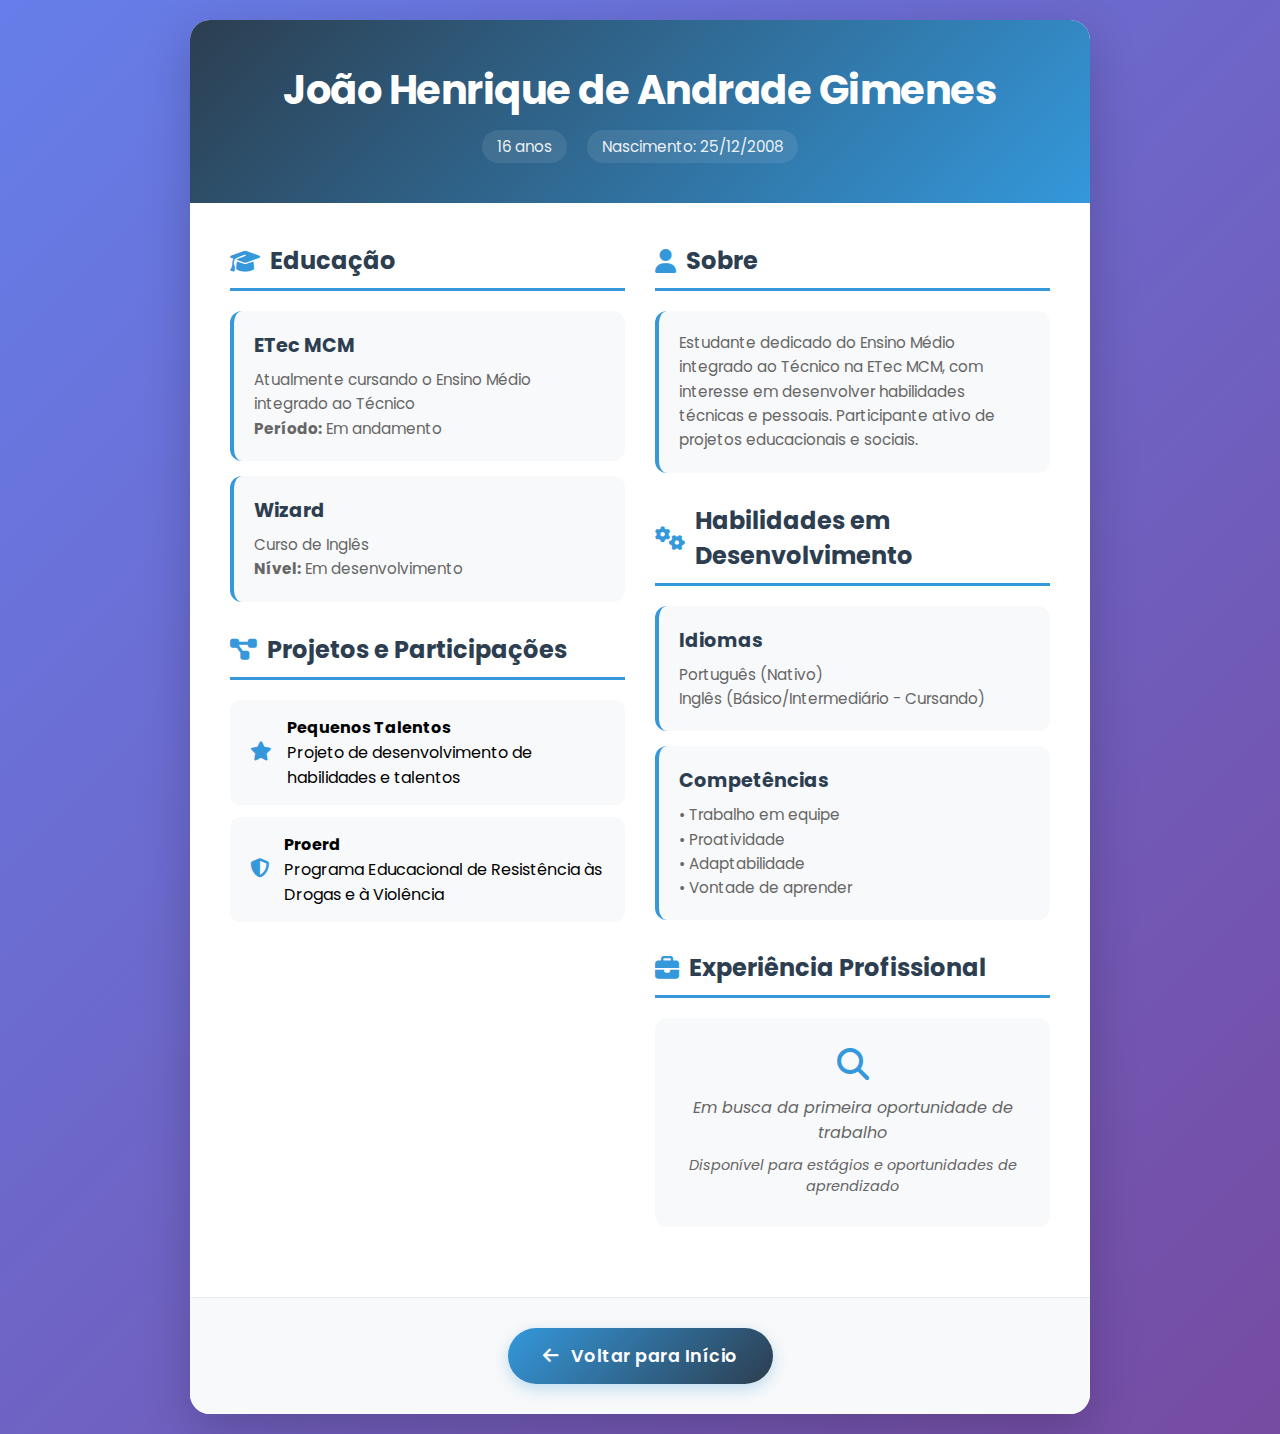
<file: public/curriculo1.html>
<!DOCTYPE html>
<html lang="pt-BR">
<head>
    <meta charset="UTF-8">
    <title>Currículo - João Henrique</title>
    <link rel="stylesheet" href="style_curriculo.css">
    <link rel="stylesheet" href="https://cdnjs.cloudflare.com/ajax/libs/font-awesome/6.4.0/css/all.min.css">
    <link href="https://fonts.googleapis.com/css2?family=Poppins:wght@300;400;500;600;700&display=swap" rel="stylesheet">
</head>
<body>

    <div class="curriculo-container">
        <!-- Cabeçalho com nome e informações básicas -->
        <div class="curriculo-header">
            <h1>João Henrique de Andrade Gimenes</h1>
            <div class="idade-nascimento">
                <span>16 anos</span>
                <span>Nascimento: 25/12/2008</span>
            </div>
        </div>

        <!-- Conteúdo principal do currículo -->
        <div class="curriculo-content">
            <!-- Coluna da Esquerda -->
            <div class="coluna-esquerda">
                <!-- Seção Educação -->
                <div class="secao">
                    <h2><i class="fas fa-graduation-cap"></i> Educação</h2>
                    <div class="info-item">
                        <h3>ETec MCM</h3>
                        <p>Atualmente cursando o Ensino Médio integrado ao Técnico</p>
                        <p><strong>Período:</strong> Em andamento</p>
                    </div>
                    
                    <div class="info-item">
                        <h3>Wizard</h3>
                        <p>Curso de Inglês</p>
                        <p><strong>Nível:</strong> Em desenvolvimento</p>
                    </div>
                </div>

                <!-- Seção Projetos -->
                <div class="secao">
                    <h2><i class="fas fa-project-diagram"></i> Projetos e Participações</h2>
                    <ul class="projetos-lista">
                        <li>
                            <i class="fas fa-star"></i>
                            <div>
                                <strong>Pequenos Talentos</strong>
                                <p>Projeto de desenvolvimento de habilidades e talentos</p>
                            </div>
                        </li>
                        <li>
                            <i class="fas fa-shield-alt"></i>
                            <div>
                                <strong>Proerd</strong>
                                <p>Programa Educacional de Resistência às Drogas e à Violência</p>
                            </div>
                        </li>
                    </ul>
                </div>
            </div>

            <!-- Coluna da Direita -->
            <div class="coluna-direita">
                <!-- Seção Sobre -->
                <div class="secao">
                    <h2><i class="fas fa-user"></i> Sobre</h2>
                    <div class="info-item">
                        <p>Estudante dedicado do Ensino Médio integrado ao Técnico na ETec MCM, com interesse em desenvolver habilidades técnicas e pessoais. Participante ativo de projetos educacionais e sociais.</p>
                    </div>
                </div>

                <!-- Seção Habilidades -->
                <div class="secao">
                    <h2><i class="fas fa-cogs"></i> Habilidades em Desenvolvimento</h2>
                    <div class="info-item">
                        <h3>Idiomas</h3>
                        <p>Português (Nativo)</p>
                        <p>Inglês (Básico/Intermediário - Cursando)</p>
                    </div>
                    
                    <div class="info-item">
                        <h3>Competências</h3>
                        <p>• Trabalho em equipe</p>
                        <p>• Proatividade</p>
                        <p>• Adaptabilidade</p>
                        <p>• Vontade de aprender</p>
                    </div>
                </div>

                <!-- Seção Experiência -->
                <div class="secao">
                    <h2><i class="fas fa-briefcase"></i> Experiência Profissional</h2>
                    <div class="experiencia-vazia">
                        <i class="fas fa-search" style="font-size: 2rem; margin-bottom: 15px; color: #3498db;"></i>
                        <p>Em busca da primeira oportunidade de trabalho</p>
                        <p style="margin-top: 10px; font-size: 0.9rem;">Disponível para estágios e oportunidades de aprendizado</p>
                    </div>
                </div>
            </div>
        </div>

        <!-- Botão Voltar -->
        <div class="btn-container">
            <a href="index.html" class="btn">
                <i class="fas fa-arrow-left"></i> Voltar para Início
            </a>
        </div>
    </div>

</body>
</html>
</file>
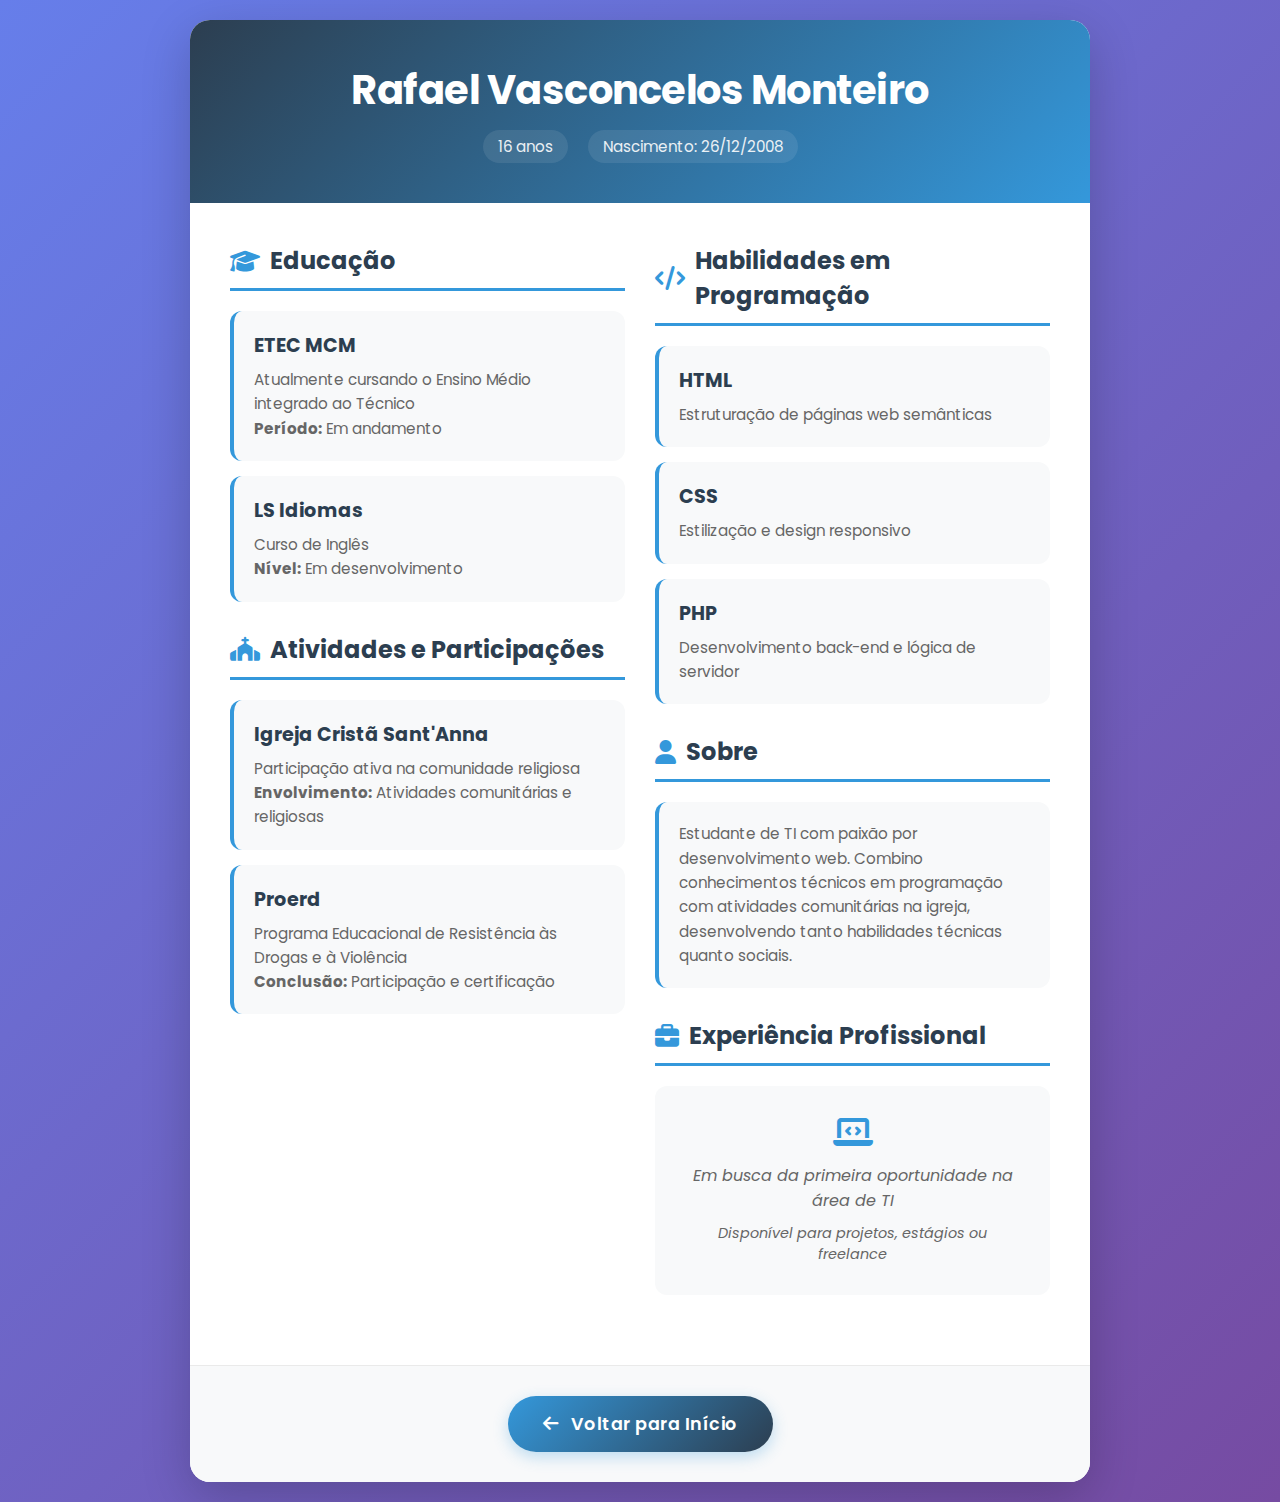
<file: public/curriculo2.html>
<!DOCTYPE html>
<html lang="pt-BR">
<head>
    <meta charset="UTF-8">
    <title>Currículo - Rafael Vasconcelos</title>
    <link rel="stylesheet" href="style_curriculo.css">
    <link rel="stylesheet" href="https://cdnjs.cloudflare.com/ajax/libs/font-awesome/6.4.0/css/all.min.css">
    <link href="https://fonts.googleapis.com/css2?family=Poppins:wght@300;400;500;600;700&display=swap" rel="stylesheet">
</head>
<body>

    <div class="curriculo-container">
        <!-- Cabeçalho com nome e informações básicas -->
        <div class="curriculo-header">
            <h1>Rafael Vasconcelos Monteiro</h1>
            <div class="idade-nascimento">
                <span>16 anos</span>
                <span>Nascimento: 26/12/2008</span>
            </div>
        </div>

        <!-- Conteúdo principal do currículo -->
        <div class="curriculo-content">
            <!-- Coluna da Esquerda -->
            <div class="coluna-esquerda">
                <!-- Seção Educação -->
                <div class="secao">
                    <h2><i class="fas fa-graduation-cap"></i> Educação</h2>
                    <div class="info-item">
                        <h3>ETEC MCM</h3>
                        <p>Atualmente cursando o Ensino Médio integrado ao Técnico</p>
                        <p><strong>Período:</strong> Em andamento</p>
                    </div>
                    
                    <div class="info-item">
                        <h3>LS Idiomas</h3>
                        <p>Curso de Inglês</p>
                        <p><strong>Nível:</strong> Em desenvolvimento</p>
                    </div>
                </div>

                <!-- Seção Atividades -->
                <div class="secao">
                    <h2><i class="fas fa-church"></i> Atividades e Participações</h2>
                    <div class="info-item">
                        <h3>Igreja Cristã Sant'Anna</h3>
                        <p>Participação ativa na comunidade religiosa</p>
                        <p><strong>Envolvimento:</strong> Atividades comunitárias e religiosas</p>
                    </div>
                    
                    <div class="info-item">
                        <h3>Proerd</h3>
                        <p>Programa Educacional de Resistência às Drogas e à Violência</p>
                        <p><strong>Conclusão:</strong> Participação e certificação</p>
                    </div>
                </div>
            </div>

            <!-- Coluna da Direita -->
            <div class="coluna-direita">
                <!-- Seção Habilidades Técnicas -->
                <div class="secao">
                    <h2><i class="fas fa-code"></i> Habilidades em Programação</h2>
                    
                    <div class="info-item">
                        <h3>HTML</h3>
                        <div class="skill-bar">
                            <div class="skill-level" style="width: 85%; background: #e34c26;"></div>
                        </div>
                        <p>Estruturação de páginas web semânticas</p>
                    </div>
                    
                    <div class="info-item">
                        <h3>CSS</h3>
                        <div class="skill-bar">
                            <div class="skill-level" style="width: 80%; background: #2965f1;"></div>
                        </div>
                        <p>Estilização e design responsivo</p>
                    </div>
                    
                    <div class="info-item">
                        <h3>PHP</h3>
                        <div class="skill-bar">
                            <div class="skill-level" style="width: 70%; background: #777bb3;"></div>
                        </div>
                        <p>Desenvolvimento back-end e lógica de servidor</p>
                    </div>
                </div>

                <!-- Seção Sobre -->
                <div class="secao">
                    <h2><i class="fas fa-user"></i> Sobre</h2>
                    <div class="info-item">
                        <p>Estudante de TI com paixão por desenvolvimento web. Combino conhecimentos técnicos em programação com atividades comunitárias na igreja, desenvolvendo tanto habilidades técnicas quanto sociais.</p>
                    </div>
                </div>

                <!-- Seção Experiência -->
                <div class="secao">
                    <h2><i class="fas fa-briefcase"></i> Experiência Profissional</h2>
                    <div class="experiencia-vazia">
                        <i class="fas fa-laptop-code" style="font-size: 2rem; margin-bottom: 15px; color: #3498db;"></i>
                        <p>Em busca da primeira oportunidade na área de TI</p>
                        <p style="margin-top: 10px; font-size: 0.9rem;">Disponível para projetos, estágios ou freelance</p>
                    </div>
                </div>
            </div>
        </div>

        <!-- Botão Voltar -->
        <div class="btn-container">
            <a href="index.html" class="btn">
                <i class="fas fa-arrow-left"></i> Voltar para Início
            </a>
        </div>
    </div>

</body>
</html>
</file>
<file: public/style_curriculo.css>
/* style_curriculo.css */
* {
    margin: 0;
    padding: 0;
    box-sizing: border-box;
}

body {
    font-family: 'Poppins', 'Segoe UI', sans-serif;
    margin: 0;
    padding: 0;
    min-height: 100vh;
    background: linear-gradient(135deg, #667eea 0%, #764ba2 100%);
    display: flex;
    justify-content: center;
    align-items: center;
    padding: 20px;
}

.curriculo-container {
    max-width: 900px;
    width: 100%;
    background: white;
    border-radius: 20px;
    box-shadow: 0 15px 50px rgba(0, 0, 0, 0.2);
    overflow: hidden;
    animation: slideUp 0.8s ease-out;
}

@keyframes slideUp {
    from {
        opacity: 0;
        transform: translateY(30px);
    }
    to {
        opacity: 1;
        transform: translateY(0);
    }
}

/* Header */
.curriculo-header {
    background: linear-gradient(135deg, #2c3e50 0%, #3498db 100%);
    color: white;
    padding: 40px;
    text-align: center;
    position: relative;
}

.curriculo-header h1 {
    font-size: 2.5rem;
    margin-bottom: 10px;
    font-weight: 700;
    letter-spacing: -0.5px;
}

.idade-nascimento {
    font-size: 1.2rem;
    opacity: 0.9;
    display: flex;
    justify-content: center;
    align-items: center;
    gap: 20px;
    margin-top: 10px;
}

.idade-nascimento span {
    background: rgba(255, 255, 255, 0.1);
    padding: 5px 15px;
    border-radius: 20px;
    font-size: 0.95rem;
}

/* Conteúdo Principal */
.curriculo-content {
    display: grid;
    grid-template-columns: 1fr 1fr;
    gap: 30px;
    padding: 40px;
}

@media (max-width: 768px) {
    .curriculo-content {
        grid-template-columns: 1fr;
    }
}

/* Seções */
.secao {
    margin-bottom: 30px;
}

.secao h2 {
    color: #2c3e50;
    font-size: 1.5rem;
    margin-bottom: 20px;
    padding-bottom: 10px;
    border-bottom: 3px solid #3498db;
    display: flex;
    align-items: center;
    gap: 10px;
}

.secao h2 i {
    color: #3498db;
}

/* Educação */
.info-item {
    background: #f8f9fa;
    padding: 20px;
    border-radius: 12px;
    margin-bottom: 15px;
    border-left: 4px solid #3498db;
    transition: transform 0.3s ease;
}

.info-item:hover {
    transform: translateX(5px);
    box-shadow: 0 5px 15px rgba(0, 0, 0, 0.1);
}

.info-item h3 {
    color: #2c3e50;
    font-size: 1.2rem;
    margin-bottom: 8px;
}

.info-item p {
    color: #666;
    line-height: 1.6;
    font-size: 0.95rem;
}

/* Lista de Projetos */
.projetos-lista {
    list-style: none;
}

.projetos-lista li {
    background: #f8f9fa;
    margin-bottom: 12px;
    padding: 15px 20px;
    border-radius: 10px;
    display: flex;
    align-items: center;
    gap: 15px;
    transition: all 0.3s ease;
}

.projetos-lista li:hover {
    background: #e3f2fd;
    transform: translateX(10px);
}

.projetos-lista i {
    color: #3498db;
    font-size: 1.2rem;
}

/* Experiência */
.experiencia-vazia {
    text-align: center;
    padding: 30px;
    background: #f8f9fa;
    border-radius: 12px;
    color: #666;
    font-style: italic;
}

/* Botão Voltar */
.btn-container {
    text-align: center;
    padding: 30px;
    background: #f8f9fa;
    border-top: 1px solid #eaeaea;
}

.btn {
    display: inline-block;
    padding: 15px 35px;
    background: linear-gradient(135deg, #3498db 0%, #2c3e50 100%);
    color: white;
    text-decoration: none;
    border-radius: 50px;
    font-size: 1.1rem;
    font-weight: 600;
    transition: all 0.3s ease;
    border: none;
    cursor: pointer;
    box-shadow: 0 5px 15px rgba(52, 152, 219, 0.3);
    letter-spacing: 0.5px;
}

.btn:hover {
    transform: translateY(-3px);
    box-shadow: 0 8px 20px rgba(52, 152, 219, 0.4);
    background: linear-gradient(135deg, #2980b9 0%, #1c2833 100%);
}

.btn i {
    margin-right: 8px;
}

/* Responsividade */
@media (max-width: 576px) {
    .curriculo-header {
        padding: 30px 20px;
    }
    
    .curriculo-header h1 {
        font-size: 1.8rem;
    }
    
    .idade-nascimento {
        flex-direction: column;
        gap: 10px;
    }
    
    .curriculo-content {
        padding: 20px;
    }
    
    .secao h2 {
        font-size: 1.3rem;
    }
}
</file>
